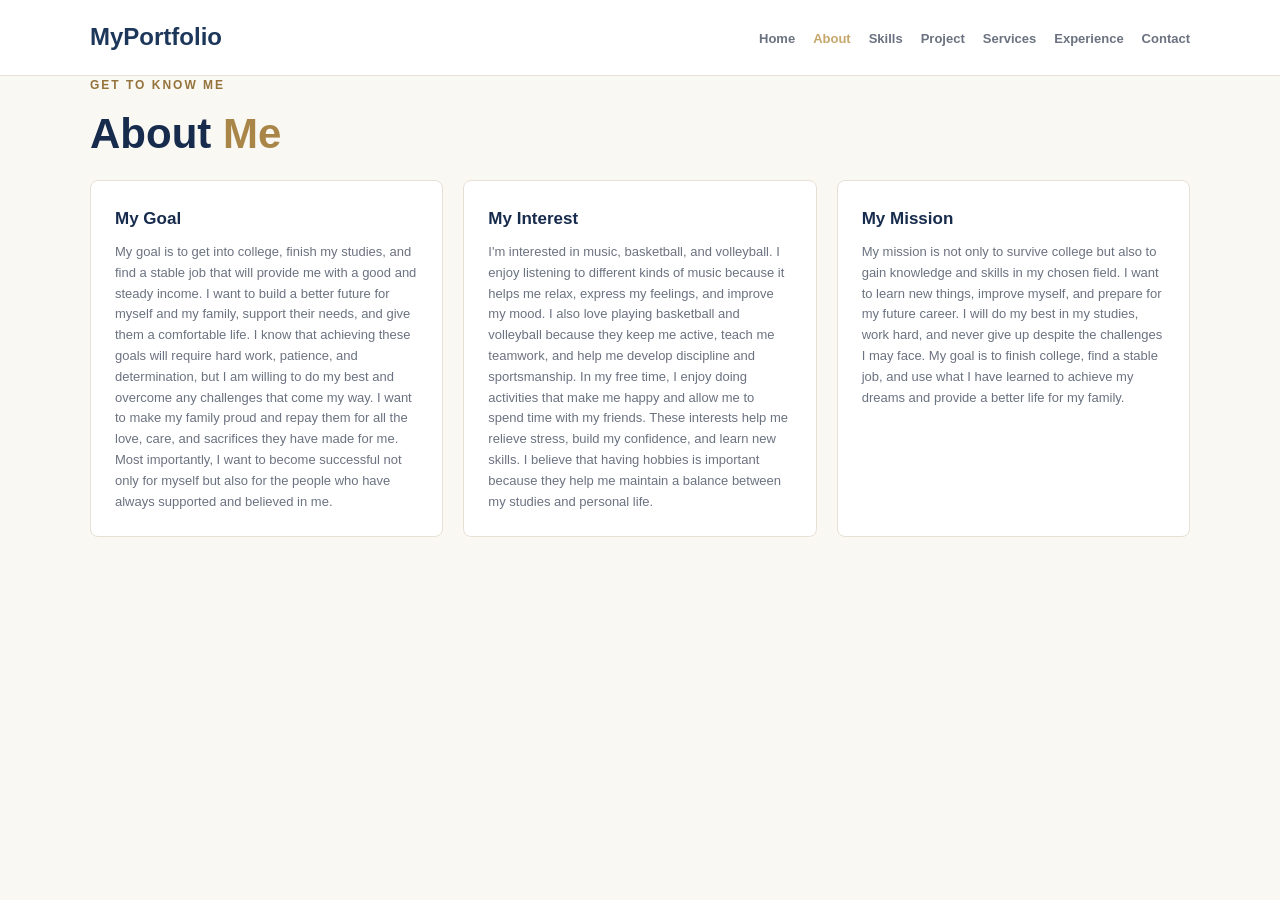
<file: about.html>
<!DOCTYPE html>
<html lang="en">
<head>
    <meta charset="UTF-8">
    <meta name="viewport" content="width=device-width, initial-scale=1.0">
    <title>About | My Portfolio</title>
    <link rel="stylesheet" href="style.css">
    <link rel="icon" type="image/png" href="logo.png">

</head>
<body>
<header>
    <nav class="navbar container">
        <a href="index.html" class="logo">MyPortfolio</a>
        <ul class="nav-links">
            <li><a href="index.html">Home</a></li>
            <li><a href="about.html" class="active">About</a></li>
            <li><a href="skills.html">Skills</a></li>
            <li><a href="project.html">Project</a></li>
            <li><a href="services.html">Services</a></li>
            <li><a href="experience.html">Experience</a></li>
            <li><a href="contact.html">Contact</a></li>
        </ul>
    </nav>
</header>

<main class="container page">
    <div class="page-intro">
        <p class="section-label">GET TO KNOW ME</p>
        <h1>About <span>Me</span></h1>
    </div>

    <div class="grid">
        <div class="card">
            <h3>My Goal</h3>
            <p>
            My goal is to get into college, finish my studies, and find a stable job 
            that will provide me with a good and steady income. I want to build a 
            better future for myself and my family, support their needs, and give 
            them a comfortable life. I know that achieving these goals will require 
            hard work, patience, and determination, but I am willing to do my best 
            and overcome any challenges that come my way. I want to make my family 
            proud and repay them for all the love, care, and sacrifices they have 
            made for me. Most importantly, I want to become successful not only for myself but also
             for the people who have always supported and believed in me.

            </p>
        </div>

        <div class="card">
            <h3>My Interest</h3>
            <p>
               I'm interested in music, basketball, and volleyball. I enjoy listening to different
                kinds of music because it helps me relax, express my feelings, and 
                improve my mood. I also love playing basketball and volleyball because 
                they keep me active, teach me teamwork, and help me develop discipline
                and sportsmanship. In my free time, I enjoy doing activities that make
                 me happy and allow me to spend time with my friends. These interests 
                help me relieve stress, build my confidence, and learn new skills. I
                believe that having hobbies is important because they help me maintain a balance
                between my studies and personal life.
            </p>
        </div>

        <div class="card">
            <h3>My Mission</h3>
            <p>
               My mission is not only to survive college but also to gain knowledge and skills in my 
               chosen field. I want to learn new things, improve myself, and prepare for
                my future career. I will do my best in my studies, work hard, and never
                give up despite the challenges I may face. My goal is to finish college,
                find a stable job, and use what I have learned to achieve my dreams and
                provide a better life for my family.
            </p>
        </div>
    </div>

</main>

</body>
</html>
</file>
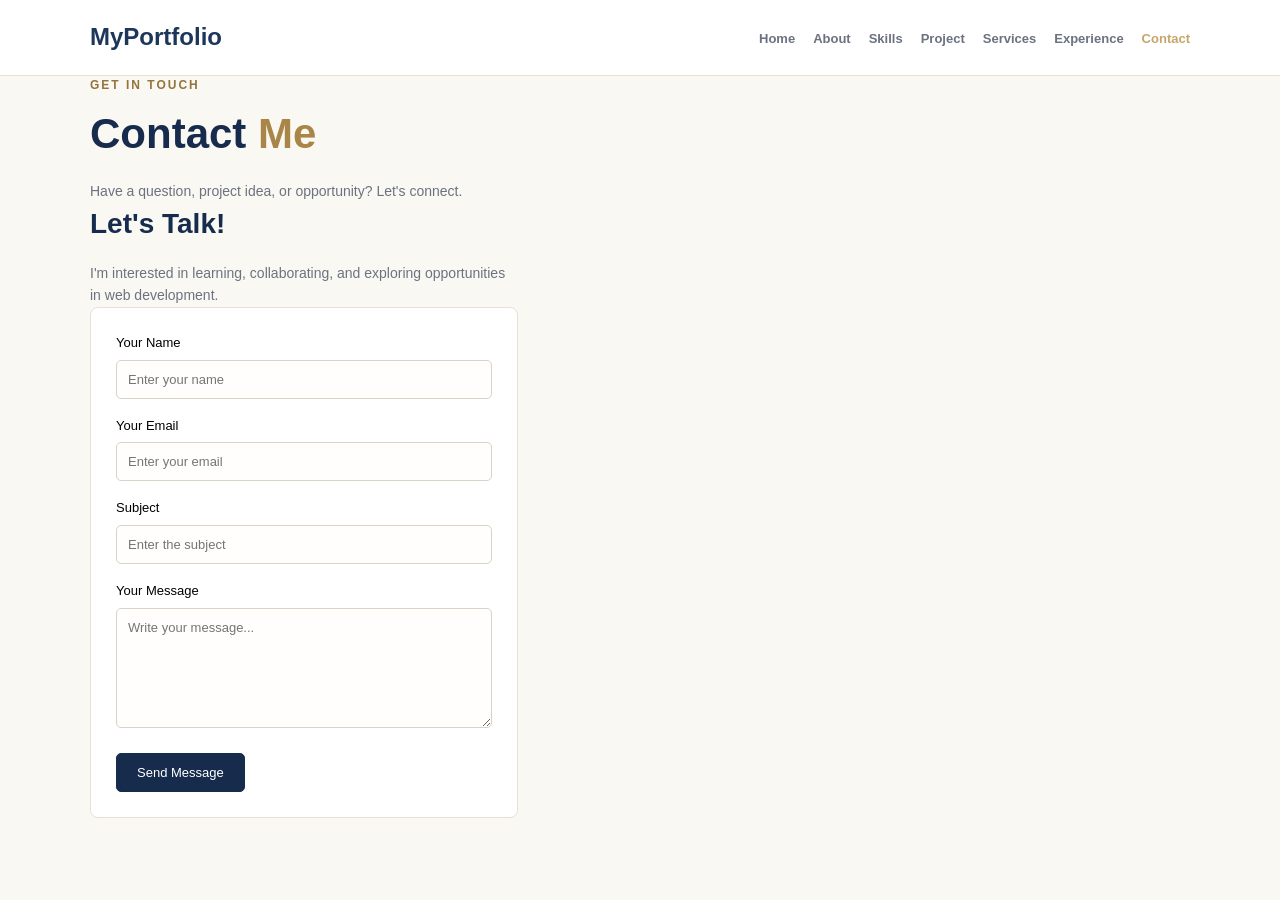
<file: contact.html>
<!DOCTYPE html>
<html lang="en">
<head>
    <meta charset="UTF-8">
    <meta name="viewport" content="width=device-width, initial-scale=1.0">
    <title>Contact | My Portfolio</title>
    <link rel="stylesheet" href="style.css">
    <link rel="icon" type="image/png" href="logo.png">
    
</head>
<body>
<header>
    <nav class="navbar container">
        <a href="index.html" class="logo">MyPortfolio</a>
        <ul class="nav-links">
            <li><a href="index.html">Home</a></li>
            <li><a href="about.html">About</a></li>
            <li><a href="skills.html">Skills</a></li>
            <li><a href="project.html">Project</a></li>
            <li><a href="services.html">Services</a></li>
            <li><a href="experience.html">Experience</a></li>
            <li><a href="contact.html" class="active">Contact</a></li>
        </ul>
    </nav>
</header>

<main class="container page">
    <div class="page-intro">
        <p class="section-label">GET IN TOUCH</p>
        <h1>Contact <span>Me</span></h1>
        <p>Have a question, project idea, or opportunity? Let's connect.</p>
    </div>

    <div class="contact-layout">
        <div>
            <h2>Let's Talk!</h2>
            <p>
                I'm interested in learning, collaborating, and exploring
                opportunities in web development.
            </p>
          
        <form>

            <label for="name">Your Name</label>
            <input type="text" id="name" name="Name"
                   placeholder="Enter your name" required>

            <label for="email">Your Email</label>
            <input type="email" id="email" name="Email"
                   placeholder="Enter your email" required>

            <label for="subject">Subject</label>
            <input type="text" id="subject" name="Subject"
                   placeholder="Enter the subject" required>

            <label for="message">Your Message</label>
            <textarea id="message" name="Message"
                      placeholder="Write your message..."
                      required></textarea>

            <button type="submit" class="btn">Send Message</button>
        </form>
    </div>
</main>
</body>
</html>
</file>
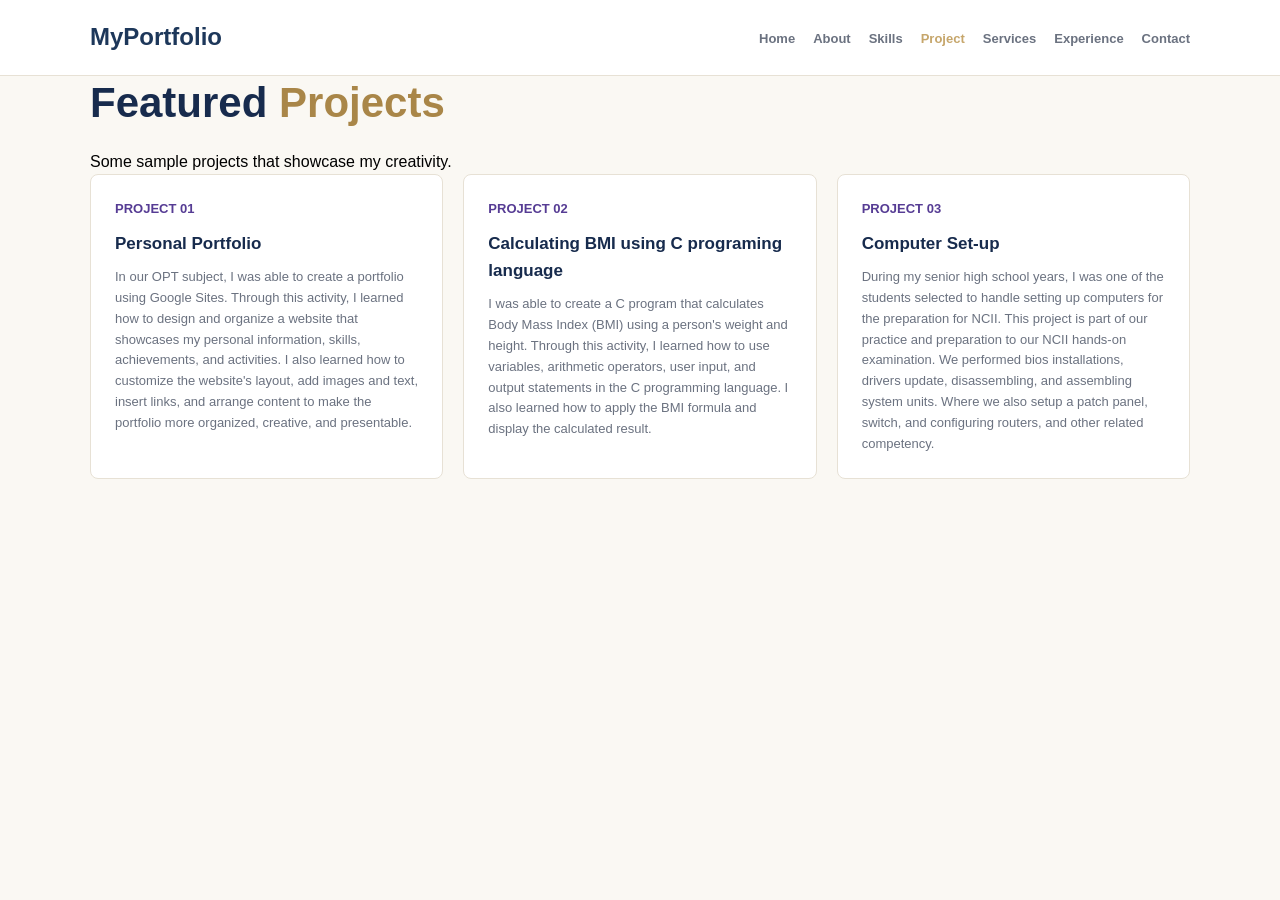
<file: project.html>
<!DOCTYPE html>
<html lang="en">
<head>
    <meta charset="UTF-8">
    <meta name="viewport" content="width=device-width, initial-scale=1.0">
    <title>Projects | My Portfolio</title>
    <link rel="stylesheet" href="style.css">
    <link rel="icon" type="image/png" href="logo.png">
</head>
<body>
<header>
    <nav class="navbar container">
        <a href="index.html" class="logo">MyPortfolio</a>
        <ul class="nav-links">
            <li><a href="index.html">Home</a></li>
            <li><a href="about.html">About</a></li>
            <li><a href="skills.html">Skills</a></li>
            <li><a href="project.html" class="active">Project</a></li>
            <li><a href="services.html">Services</a></li>
            <li><a href="experience.html">Experience</a></li>
            <li><a href="contact.html">Contact</a></li>
        </ul>
    </nav>
</header>

<main class="container page">
    <div class="page-intro">
        <h1>Featured <span>Projects</span></h1>
        <p3>Some sample projects that showcase my creativity.</p3>
    </div>

    <div class="grid">
        <div class="card">
            <p class="project-number">PROJECT 01</p>
            <h3>Personal Portfolio</h3>
            <p>In our OPT subject, I was able to create a portfolio using 
                Google Sites. Through this activity, I learned how to design
                and organize a website that showcases my personal information,
                skills, achievements, and activities. I also learned how to 
                customize the website's layout, add images and text, insert 
                links, and arrange content to make the portfolio more organized,
                creative, and presentable.
            </p>
        </div>

        <div class="card">
            <p class="project-number">PROJECT 02</p>
            <h3>Calculating BMI using C programing language</h3>
            <p>I was able to create a C program that calculates Body Mass Index (BMI) 
                using a person's weight and height. Through this activity, I learned how
                to use variables, arithmetic operators, user input, and output statements
                in the C programming language. I also learned how to apply the BMI formula 
                and display the calculated result.
            </p>
        </div>

        <div class="card">
            <p class="project-number">PROJECT 03</p>
            <h3>Computer Set-up</h3>
            <p>During my senior high school years, I was one of the students selected to handle setting up computers for the preparation for NCII.
            This project is part of our practice and preparation to our NCII hands-on
             examination. We performed bios installations, drivers update, disassembling,
            and assembling system units. Where we also setup a patch panel, switch,
            and configuring routers, and other related competency.
            </p>
        </div>
    </div>
</main>
</html>
</file>
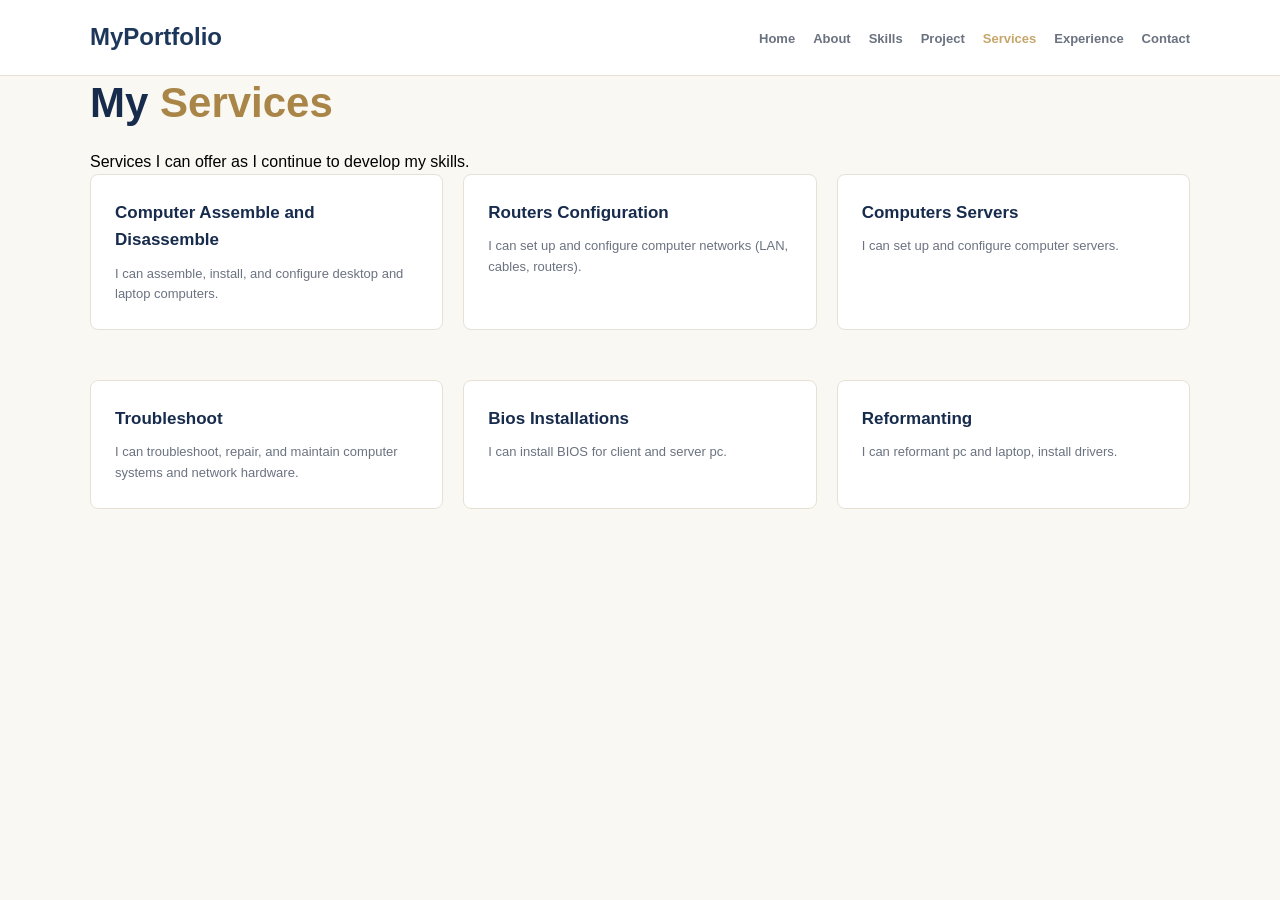
<file: services.html>
<!DOCTYPE html>
<html lang="en">
<head>
    <meta charset="UTF-8">
    <meta name="viewport" content="width=device-width, initial-scale=1.0">
    <title>Services | My Portfolio</title>
    <link rel="stylesheet" href="style.css">
    <link rel="icon" type="image/png" href="logo.png">
</head>
<body>
<header>
    <nav class="navbar container">
        <a href="index.html" class="logo">MyPortfolio</a>
        <ul class="nav-links">
            <li><a href="index.html">Home</a></li>
            <li><a href="about.html">About</a></li>
            <li><a href="skills.html">Skills</a></li>
            <li><a href="project.html">Project</a></li>
            <li><a href="services.html" class="active">Services</a></li>
            <li><a href="experience.html">Experience</a></li>
            <li><a href="contact.html">Contact</a></li>
        </ul>
    </nav>
</header>

<main class="container page">
    <div class="page-intro">
        <h1>My <span>Services</span></h1>
        <p3>Services I can offer as I continue to develop my skills.</p3>
    </div>

    <div class="grid">
        <div class="card">
            <h3>Computer Assemble and Disassemble</h3>
            <p>I can assemble, install, and configure desktop and laptop computers.</p>
        </div>

        <div class="card">
            <h3>Routers Configuration</h3>
            <p>I can set up and configure computer networks (LAN, cables, routers).</p>
        </div>

        <div class="card">
            <h3>Computers Servers</h3>
            <p>I can set up and configure computer servers.</p>
        </div>

        <div class="card">
            <h3>Troubleshoot</h3>
            <p>I can troubleshoot, repair, and maintain computer systems and network hardware.</p>
        </div>

        <div class="card">
            <h3>Bios Installations</h3>
            <p>I can install BIOS for client and server pc. </p>
        </div>

        <div class="card">
            <h3>Reformanting</h3>
            <p>I can reformant pc and laptop, install drivers. </p>
        </div>
    </div>
    </div>
</main>
</body>
</html>
</file>
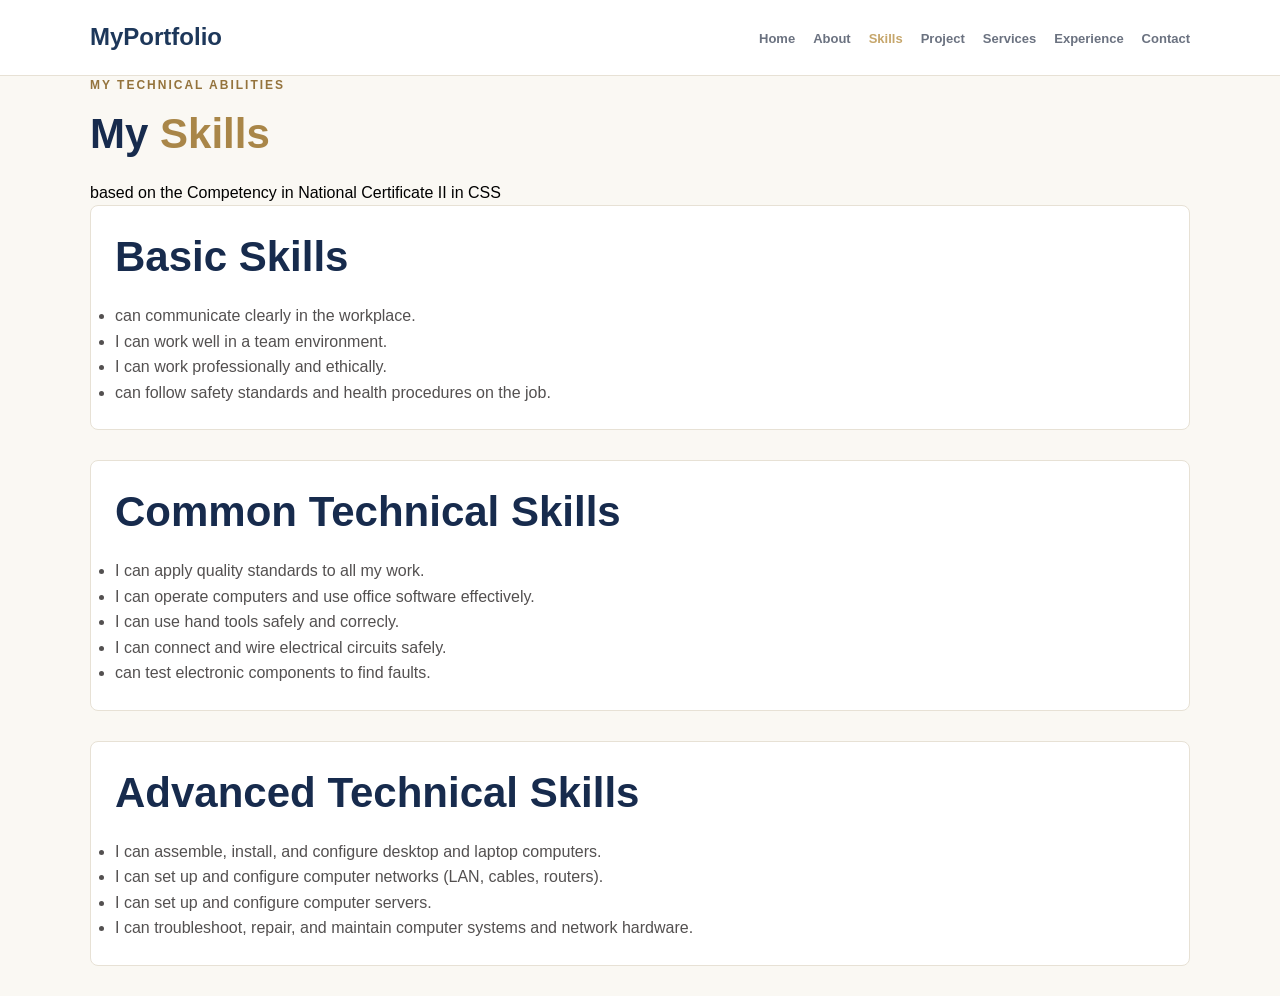
<file: skills.html>
<!DOCTYPE html>
<html lang="en">
<head>
    <meta charset="UTF-8">
    <meta name="viewport" content="width=device-width, initial-scale=1.0">
    <title>Skills | My Portfolio</title>
    <link rel="stylesheet" href="style.css">
    <link rel="icon" type="image/png" href="logo.png">
</head>
<body>
<header>
    <nav class="navbar container">
        <a href="index.html" class="logo">MyPortfolio</a>
        <ul class="nav-links">
            <li><a href="index.html">Home</a></li>
            <li><a href="about.html">About</a></li>
            <li><a href="skills.html" class="active">Skills</a></li>
            <li><a href="project.html">Project</a></li>
            <li><a href="services.html">Services</a></li>
            <li><a href="experience.html">Experience</a></li>
            <li><a href="contact.html">Contact</a></li>
        </ul>
    </nav>
</header>

<main class="container page">
    <div class="page-intro">
        <p class="section-label">MY TECHNICAL ABILITIES</p>
        <h1>My <span>Skills</span></h1>
        <p3>based on the Competency in National Certificate II in CSS</p3>
    </div>

    <div class="card">
        <h1>Basic Skills</h1>
        <ul> 
            <li>can communicate clearly in the workplace. </li>
            <li>I can work well in a team environment.</li>
            <li>I can work professionally and ethically.</li>   
            <li>can follow safety standards and health procedures on the job.</li>  
        </ul>
    </div>

    <div class="card">
        <h1>Common Technical Skills</h1>
        <ul> 
            <li>I can apply quality standards to all my work. </li>
            <li>I can operate computers and use office software effectively.</li>
            <li>I can use hand tools safely and correcly.</li>   
            <li>I can connect and wire electrical circuits safely.</li>  
            <li>can test electronic components to find faults.</li> 

        </ul>
    </div>

     <div class="card">
        <h1>Advanced Technical Skills</h1>
        <ul> 
            <li>I can assemble, install, and configure desktop and laptop computers. </li>
            <li>I can set up and configure computer networks (LAN, cables, routers).</li>
            <li>I can set up and configure computer servers.</li>   
            <li>I can troubleshoot, repair, and maintain computer systems and network hardware.</li>
        </ul>
    </div>
</main>
</html>
</file>
<file: style.css>
:root {
    --navy: #172B4D;
    --navy-light: #264064;
    --gold: #C6A66B;
    --gold-light: #E8D9B8;
    --ivory: #FAF8F3;
    --white: #FFFFFF;
    --muted: #6B7280;
    --border: #E7E1D5;
}

* {
    margin: 0;
    padding: 0;
    box-sizing: border-box;
    scroll-behavior: smooth;
    font-size: bold;
}

body {
    font-family: Arial, sans-serif;
    background-color: var(--ivory);
    color: var(--text);
    line-height: 1.6;
}

a {
    text-decoration: none;
    color: inherit;
    color: #1d375a;
    font-size: x-large;
    
}

.container {
    width: 90%;
    max-width: 1100px;
    margin: auto;
}


header {
    background-color: var(--white);
    border-bottom: 1px solid var(--border);
    position: sticky;
    top: 0;
    z-index: 100;
}

.navbar {
    min-height: 75px;
    display: flex;
    justify-content: space-between;
    align-items: center;
    gap: 20px;
    padding-top: 15px;
    font-weight: bold;
    padding-bottom: 15px;
}


.nav-links {
    display: flex;
    align-items: center;
    gap: 18px;
    list-style: none;
}

.nav-links a {
    color: var(--muted);
    font-size: 13px;
    transition: 0.3s;
}

.nav-links a:hover,
.nav-links a.active {
    color: var(--gold);
}


.section-label {
    color: #94733C;
    font-size: 12px;
    font-weight: bold;
    letter-spacing: 2px;
    margin-bottom: 12px;
}

h1 {
    font-size: 42px;
    line-height: 1.3;
    margin-bottom: 18px;
    color: var(--navy);
}

h1 span,
h2 span {
    color: #A98648;
}

h2 {
    font-size: 28px;
    color: var(--navy);
    margin-bottom: 15px;
}

h3 {
    font-size: 18px;
    color: var(--navy);
    margin-bottom: 10px;
}

p {
    color: var(--muted);
    font-size: 14px;
}


.page .card {
  margin-bottom: 30px; 
}

.buttons {
    display: flex;
    flex-wrap: wrap;
    gap: 12px;
    margin-top: 25px;
}

.btn {
    display: inline-block;
    padding: 11px 20px;
    background-color: var(--navy);
    color: var(--white);
    border: 1px solid var(--navy);
    border-radius: 5px;
    font-size: 13px;
    cursor: pointer;
    transition: 0.3s;
}

.btn:hover {
    background-color: var(--navy-light);
    border-color: var(--navy-light);
}

.btn-outline {
    background-color: transparent;
    color: var(--navy);
    border-color: var(--gold);
}

.btn-outline:hover {
    background-color: var(--gold-light);
    color: var(--navy);
}
        

.hero {
    min-height: 78vh;
    display: flex;
    align-items: center;
    justify-content: space-between;
    gap: 40px;
    padding-top: 45px;
    padding-bottom: 45px;
}   

.hero-content {
    max-width: 620px;
}

.hero h1 {
    font-size: 48px;
    
}


.hero p {
    max-width: 550px;
    margin-bottom: 1px;
}


.grid {
    display: grid;
    grid-template-columns: repeat(3, minmax(0, 1fr));
    gap: 20px;
}

.card li{
    color: rgba(82, 79, 79, 0.993);
}

.card{
    padding: 24px;
    background-color: var(--white);
    border: 1px solid var(--border);
    border-radius: 8px;
    transition: 0.3s;
}

.card:hover {
    border-color: rgba(0, 0, 255, 0.808);
}


.card h3 {
    font-size: 17px;
}

.card p {
    font-size: 13px;
}


.skill {
    margin-bottom: 22px;
}

.skill-info {
    display: flex;
    justify-content: space-between;
    gap: 10px;
    margin-bottom: 8px;
    font-size: 14px;
    color: var(--text);
}

.skill-info span:last-child {
    color: #94733C;
}

.bar {
    height: 9px;
    background-color: #EAE5DC;
    border-radius: 10px;
    overflow: hidden;
}


.project-number {
    color: #563c94;
    font-size: 12px;
    font-weight: bold;
    margin-bottom: 10px;
}


.contact-layout {
    display: grid;
    grid-template-columns: 0.8fr 1.2fr;
    gap: 30px;
}

.contact-detail {
    margin: 22px 0;
}

.contact-detail strong {
    display: block;
    margin-bottom: 4px;
    color: var(--navy);
}

form {
    padding: 25px;
    background-color: var(--white);
    border: 1px solid var(--border);
    border-radius: 8px;
}

label {
    display: block;
    font-size: 13px;
    margin-bottom: 6px;
    color: var(--text);
}

input,
textarea {
    width: 100%;
    padding: 11px;
    margin-bottom: 17px;
    border: 1px solid #D8D2C7;
    border-radius: 5px;
    background-color: #FFFEFC;
    color: var(--text);
    font-family: Arial, sans-serif;
    font-size: 13px;
}

input:focus,
textarea:focus {
    outline: 1px solid blue;
    border-color: blue;
}

textarea {
    min-height: 120px;
    resize: vertical;
}

button {
    font-family: Arial, sans-serif;
}


@media (max-width: 900px) {
    .navbar {
        flex-direction: column;
        padding-top: 15px;
        padding-bottom: 15px;
    }

    .nav-links {
        width: 100%;
        justify-content: flex-start;
        gap: 16px;
        overflow-x: auto;
        padding-bottom: 5px;
    }

    .nav-links a {
        white-space: nowrap;
    }

    .grid {
        grid-template-columns: repeat(2, minmax(0, 1fr));
    }

    .contact-layout {
        grid-template-columns: 1fr;
    }
}

@media (max-width: 550px) {
    .container {
        width: 92%;
    }

    .page {
        padding-top: 45px;
        padding-bottom: 45px;
    }

    h1,
    .hero h1 {
        font-size: 34px;
    }

    h2 {
        font-size: 24px;
    }

    .grid {
        grid-template-columns: 1fr;
    }

    .nav-links {
        gap: 14px;
    }

    .nav-links a {
        font-size: 12px;
    }

    .card {
        padding: 20px;
    }

    form {
        padding: 18px;
    }

    .buttons .btn {
        padding: 10px 15px;
    }
}
</file>
